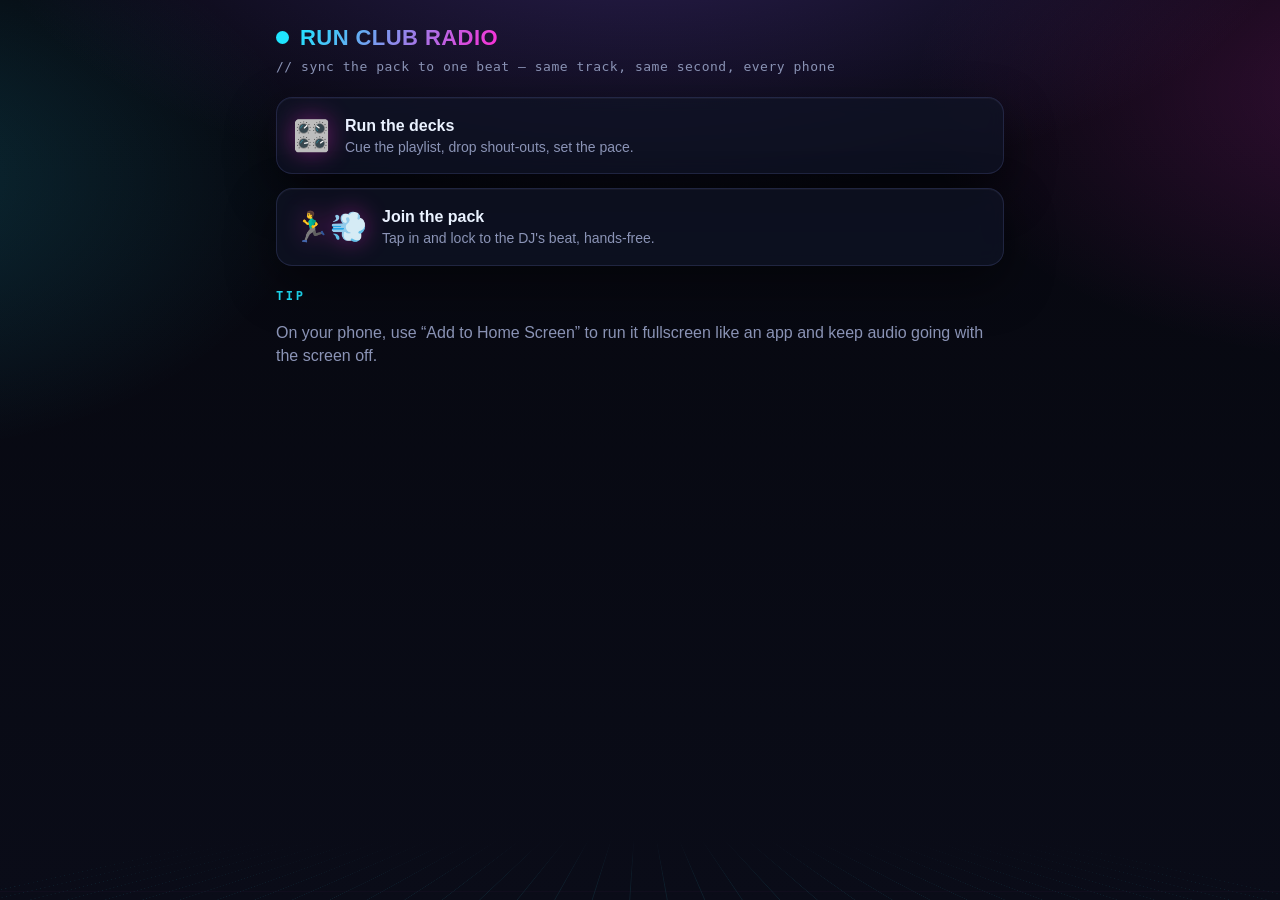
<file: index.html>
<!doctype html>
<html lang="en">
<head>
  <meta charset="utf-8" />
  <meta name="viewport" content="width=device-width, initial-scale=1, viewport-fit=cover" />
  <meta name="theme-color" content="#0e1116" />
  <title>Run Club Radio</title>
  <link rel="manifest" href="manifest.webmanifest" />
  <link rel="stylesheet" href="css/styles.css" />
</head>
<body>
  <div class="wrap">
    <div class="logo"><span class="dot"></span><h1>RUN CLUB RADIO</h1></div>
    <p class="sub">// sync the pack to one beat — same track, same second, every phone</p>

    <div class="choose">
      <a href="dj.html?room=main">
        <div class="card">
          <span class="emoji">🎛️</span>
          <div>
            <div class="t">Run the decks</div>
            <div class="d">Cue the playlist, drop shout-outs, set the pace.</div>
          </div>
        </div>
      </a>
      <a href="runner.html?room=main">
        <div class="card">
          <span class="emoji">🏃‍♂️💨</span>
          <div>
            <div class="t">Join the pack</div>
            <div class="d">Tap in and lock to the DJ's beat, hands-free.</div>
          </div>
        </div>
      </a>
    </div>

    <h2>Tip</h2>
    <p class="muted">On your phone, use “Add to Home Screen” to run it fullscreen like an app and keep audio going with the screen off.</p>
  </div>
  <script>if ("serviceWorker" in navigator) navigator.serviceWorker.register("sw.js").catch(() => {});</script>
</body>
</html>
</file>
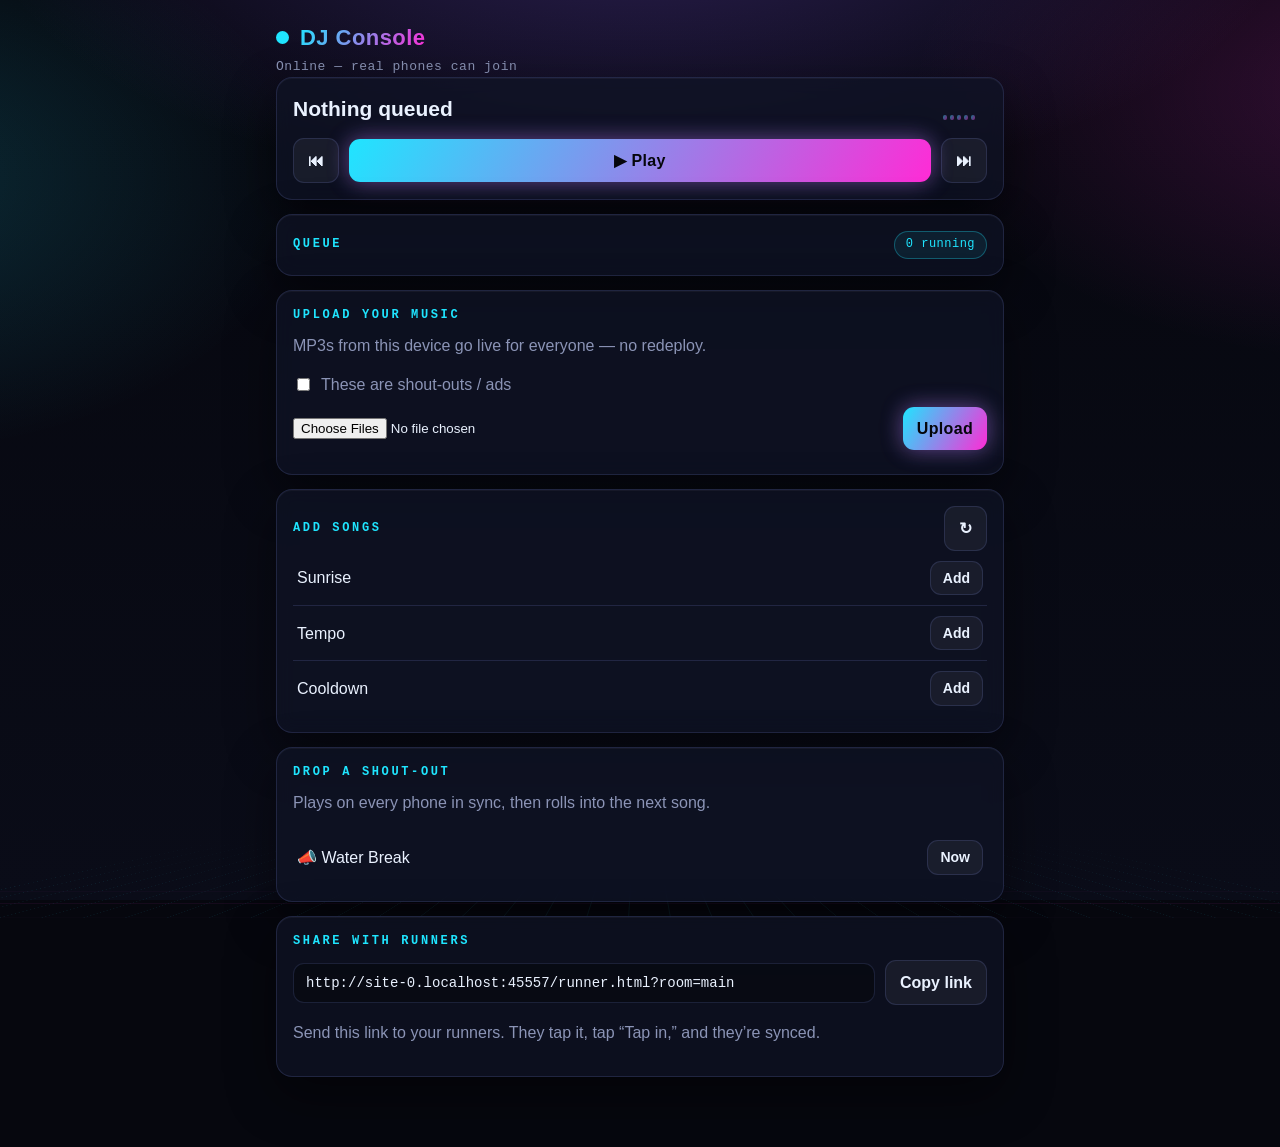
<file: dj.html>
<!doctype html>
<html lang="en">
<head>
  <meta charset="utf-8" />
  <meta name="viewport" content="width=device-width, initial-scale=1, viewport-fit=cover" />
  <meta name="theme-color" content="#0e1116" />
  <title>DJ — Run Club Radio</title>
  <link rel="manifest" href="manifest.webmanifest" />
  <link rel="stylesheet" href="css/styles.css" />
</head>
<body>
  <div class="wrap">
    <div class="logo"><span class="dot"></span><h1>DJ Console</h1></div>
    <p class="sub" id="mode">Local mode</p>

    <div class="card">
      <div class="now">
        <span id="now-title">Nothing queued</span>
        <div class="row" style="gap:12px;flex:0 0 auto">
          <div class="eq paused" id="eq"><span></span><span></span><span></span><span></span><span></span></div>
          <span id="now-time"></span>
        </div>
      </div>
      <div class="transport" style="margin-top:14px">
        <button id="prev">⏮</button>
        <button id="play-pause" class="primary">▶︎ Play</button>
        <button id="next">⏭</button>
      </div>
    </div>

    <div class="card">
      <div class="row">
        <h2 style="margin:0" class="grow">Queue</h2>
        <span class="pill"><span id="runner-count">0</span> running</span>
      </div>
      <ul class="list" id="queue"></ul>
    </div>

    <div class="card">
      <h2 style="margin-top:0">Upload your music</h2>
      <p class="muted" style="margin-top:0">MP3s from this device go live for everyone — no redeploy.</p>
      <label class="row" style="gap:8px;margin-bottom:10px;cursor:pointer">
        <input type="checkbox" id="as-shout" style="width:auto;accent-color:var(--magenta)" />
        <span class="muted">These are shout-outs / ads</span>
      </label>
      <div class="row">
        <input type="file" id="file-input" accept="audio/*" multiple class="grow" />
        <button id="upload-btn" class="primary">Upload</button>
      </div>
      <div id="upload-status" class="muted" style="margin-top:8px"></div>
    </div>

    <div class="card">
      <div class="row">
        <h2 style="margin:0" class="grow">Add songs</h2>
        <button id="refresh-catalog">↻</button>
      </div>
      <ul class="list" id="song-list"></ul>
    </div>

    <div class="card">
      <h2 style="margin-top:0">Drop a shout-out</h2>
      <p class="muted" style="margin-top:0">Plays on every phone in sync, then rolls into the next song.</p>
      <ul class="list" id="shout-list"></ul>
    </div>

    <div class="card">
      <h2 style="margin-top:0">Share with runners</h2>
      <div class="row">
        <input type="text" id="share-link" readonly class="grow" />
        <button id="copy-link">Copy link</button>
      </div>
      <p class="muted">Send this link to your runners. They tap it, tap “Tap in,” and they’re synced.</p>
    </div>
  </div>

  <audio id="dj-audio" preload="auto"></audio>
  <script type="module" src="js/dj.js"></script>
  <script>if ("serviceWorker" in navigator) navigator.serviceWorker.register("sw.js").catch(() => {});</script>
</body>
</html>
</file>
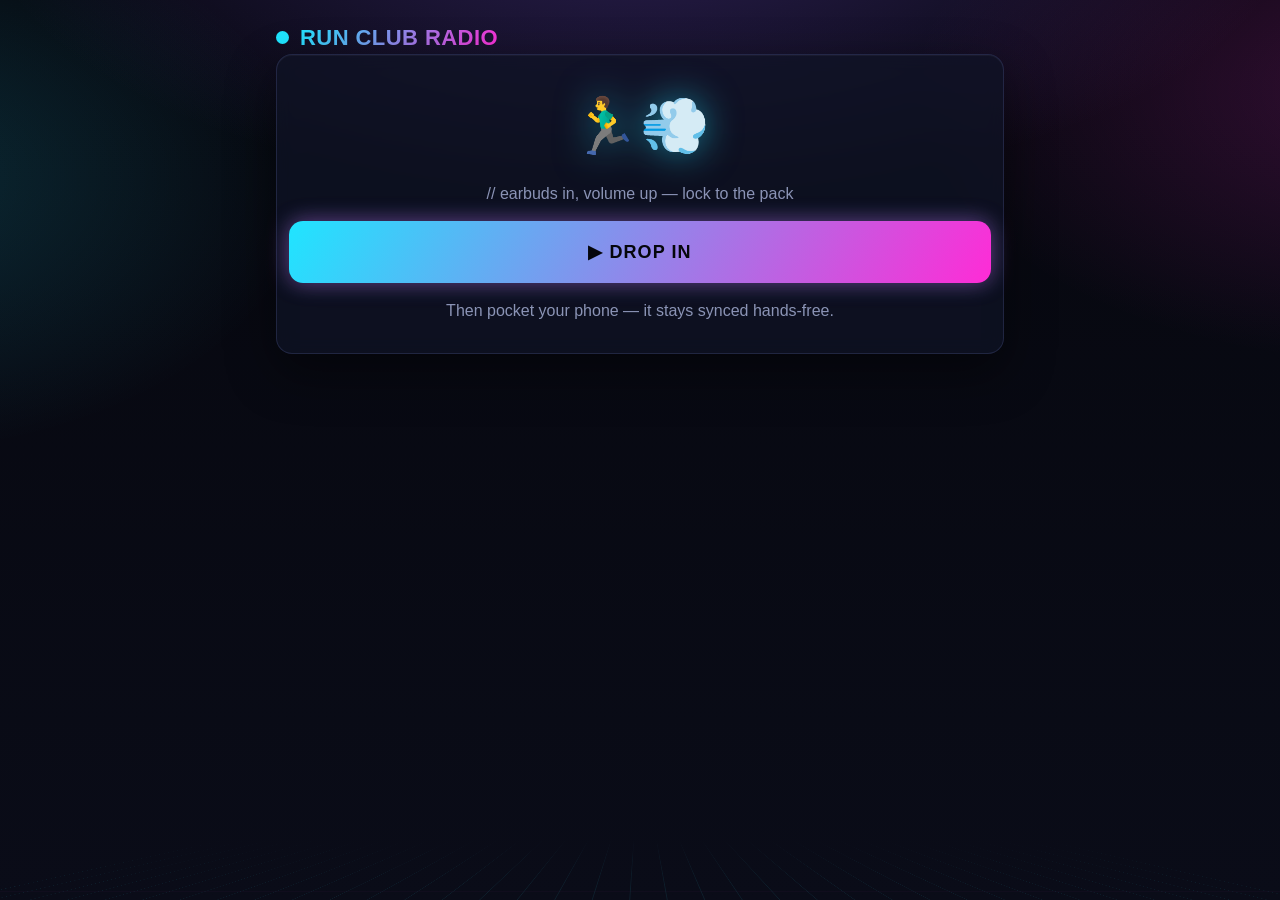
<file: runner.html>
<!doctype html>
<html lang="en">
<head>
  <meta charset="utf-8" />
  <meta name="viewport" content="width=device-width, initial-scale=1, viewport-fit=cover" />
  <meta name="theme-color" content="#0e1116" />
  <title>Run Club Radio</title>
  <link rel="manifest" href="manifest.webmanifest" />
  <link rel="stylesheet" href="css/styles.css" />
</head>
<body>
  <div class="wrap">
    <div class="logo"><span class="dot"></span><h1>RUN CLUB RADIO</h1></div>

    <!-- lobby: the required one-tap to start audio -->
    <div id="lobby" class="card lobby">
      <div class="big-emoji">🏃‍♂️💨</div>
      <p class="muted">// earbuds in, volume up — lock to the pack</p>
      <button id="join" class="primary big">▶ Drop in</button>
      <p class="muted" style="margin-bottom:0">Then pocket your phone — it stays synced hands-free.</p>
    </div>

    <!-- player -->
    <div id="player" class="card player" hidden>
      <div class="row" style="justify-content:space-between">
        <div id="kind" class="kind">Waiting…</div>
        <div class="eq paused" id="eq"><span></span><span></span><span></span><span></span><span></span></div>
      </div>
      <div id="track" class="track">Waiting for the DJ…</div>
      <div class="progress"><div id="bar"></div></div>
      <div class="row">
        <div class="sync grow"><span id="sync-dot" class="dot"></span><span id="sync-text">Connecting…</span></div>
        <span id="time" class="muted">0:00 / 0:00</span>
      </div>
      <h2>Volume</h2>
      <input type="range" id="vol" min="0" max="1" step="0.01" value="1" />
      <div style="margin-top:14px"><button id="resync">Feeling off? Re-sync me</button></div>
    </div>
  </div>

  <audio id="runner-audio" preload="auto"></audio>
  <script type="module" src="js/runner.js"></script>
  <script>if ("serviceWorker" in navigator) navigator.serviceWorker.register("sw.js").catch(() => {});</script>
</body>
</html>
</file>
<file: css/styles.css>
/* Run Club Radio — electronic / synthwave-runner theme */
:root {
  --bg: #06070e;
  --bg2: #0a0c18;
  --card: rgba(16, 20, 38, 0.72);
  --text: #eaf2ff;
  --muted: #8b94b6;
  --cyan: #1fe5ff;
  --magenta: #ff2bd6;
  --violet: #8b5cff;
  --lime: #b6ff3a;
  --line: rgba(120, 140, 220, 0.18);
  --ok: #1fe5ff;
  --warn: #ffd23a;
  --grad: linear-gradient(120deg, var(--cyan), var(--magenta));
  --mono: ui-monospace, "SF Mono", "JetBrains Mono", Menlo, Consolas, monospace;
}
* { box-sizing: border-box; }
html, body { margin: 0; }
body {
  font: 16px/1.45 -apple-system, BlinkMacSystemFont, "Segoe UI", Roboto, sans-serif;
  color: var(--text);
  background: var(--bg);
  -webkit-font-smoothing: antialiased;
  min-height: 100vh;
  padding: env(safe-area-inset-top) env(safe-area-inset-right) env(safe-area-inset-bottom) env(safe-area-inset-left);
  position: relative;
  overflow-x: hidden;
}
/* synthwave horizon + neon glow, fixed and subtle so it doesn't cook the battery */
body::before {
  content: "";
  position: fixed; inset: 0; z-index: -2;
  background:
    radial-gradient(1100px 480px at 50% -10%, rgba(139, 92, 255, 0.28), transparent 60%),
    radial-gradient(900px 500px at 110% 10%, rgba(255, 43, 214, 0.18), transparent 55%),
    radial-gradient(800px 500px at -10% 20%, rgba(31, 229, 255, 0.16), transparent 55%),
    linear-gradient(180deg, var(--bg), var(--bg2));
}
body::after {
  content: "";
  position: fixed; left: -10%; right: -10%; bottom: -2%; height: 42vh; z-index: -1;
  background:
    repeating-linear-gradient(90deg, rgba(31,229,255,.16) 0 1px, transparent 1px 42px),
    repeating-linear-gradient(0deg, rgba(255,43,214,.14) 0 1px, transparent 1px 42px);
  transform: perspective(420px) rotateX(68deg);
  transform-origin: bottom center;
  mask-image: linear-gradient(180deg, transparent, #000 75%);
  -webkit-mask-image: linear-gradient(180deg, transparent, #000 75%);
  opacity: .5;
}

.wrap { max-width: 760px; margin: 0 auto; padding: 22px 16px 70px; position: relative; }

h1 {
  font-size: 22px; margin: 0; letter-spacing: 0.02em; font-weight: 800;
}
h2 {
  font-size: 12px; text-transform: uppercase; letter-spacing: 0.22em;
  color: var(--cyan); margin: 22px 0 10px; font-family: var(--mono); font-weight: 600;
}
a { color: var(--cyan); }
.sub { color: var(--muted); margin: 4px 0 0; font-family: var(--mono); font-size: 13px; letter-spacing: .04em; }

.logo { display: flex; align-items: center; gap: 11px; }
.logo h1 {
  background: var(--grad); -webkit-background-clip: text; background-clip: text; color: transparent;
}
/* the "live" pulse — a runner's cadence */
.logo .dot {
  width: 13px; height: 13px; border-radius: 50%; background: var(--cyan);
  box-shadow: 0 0 0 0 rgba(31, 229, 255, .65); animation: cadence 1.05s ease-out infinite;
}
@keyframes cadence {
  0% { box-shadow: 0 0 0 0 rgba(31,229,255,.6); }
  70% { box-shadow: 0 0 0 11px rgba(31,229,255,0); }
  100% { box-shadow: 0 0 0 0 rgba(31,229,255,0); }
}

.card {
  background: var(--card); border: 1px solid var(--line); border-radius: 16px; padding: 16px;
  backdrop-filter: blur(9px); -webkit-backdrop-filter: blur(9px);
  box-shadow: 0 1px 0 rgba(255,255,255,.04) inset, 0 18px 50px rgba(0,0,0,.45);
}
.card + .card { margin-top: 14px; }

button {
  font: inherit; font-weight: 700; color: var(--text);
  background: rgba(255,255,255,.05); border: 1px solid var(--line);
  border-radius: 11px; padding: 10px 14px; cursor: pointer;
  transition: transform .08s ease, border-color .15s ease, box-shadow .15s ease;
}
button:hover { border-color: rgba(31,229,255,.55); box-shadow: 0 0 16px rgba(31,229,255,.18); }
button:active { transform: translateY(1px) scale(.99); }
button.primary {
  background: var(--grad); border: none; color: #05060c; letter-spacing: .02em;
  box-shadow: 0 0 22px rgba(255,43,214,.35), 0 0 22px rgba(31,229,255,.25);
}
button.primary:hover { box-shadow: 0 0 34px rgba(255,43,214,.5), 0 0 30px rgba(31,229,255,.4); }
button.big { width: 100%; padding: 18px; font-size: 18px; border-radius: 14px; text-transform: uppercase; letter-spacing: .06em; }

input[type=text] {
  width: 100%; font: 14px var(--mono); color: var(--text); background: rgba(0,0,0,.35);
  border: 1px solid var(--line); border-radius: 11px; padding: 11px 12px;
}
input[type=range] { width: 100%; accent-color: var(--magenta); }

ul.list { list-style: none; margin: 0; padding: 0; }
ul.list li { display: flex; align-items: center; justify-content: space-between; gap: 10px; padding: 10px 4px; border-bottom: 1px solid var(--line); }
ul.list li:last-child { border-bottom: none; }
ul.list li button { padding: 6px 12px; font-size: 14px; }

.transport { display: flex; gap: 10px; align-items: center; }
.transport button { flex: 0 0 auto; }
#play-pause { flex: 1; }

#queue .current { background: linear-gradient(90deg, rgba(31,229,255,.16), rgba(255,43,214,.10)); border-radius: 9px; box-shadow: inset 0 0 0 1px rgba(31,229,255,.25); }
.q-title { overflow: hidden; text-overflow: ellipsis; white-space: nowrap; }
.q-actions { display: flex; gap: 4px; flex: 0 0 auto; }
.q-actions button { padding: 4px 9px; font-size: 13px; }

.now { display: flex; align-items: center; justify-content: space-between; gap: 12px; }
.now #now-title { font-size: 21px; font-weight: 800; }
#now-time, .pill { color: var(--muted); font-variant-numeric: tabular-nums; font-family: var(--mono); }

.row { display: flex; gap: 10px; align-items: center; }
.grow { flex: 1; }
.muted { color: var(--muted); }
.pill { font-size: 12px; background: rgba(31,229,255,.08); border: 1px solid rgba(31,229,255,.3); color: var(--cyan); padding: 4px 11px; border-radius: 999px; font-family: var(--mono); letter-spacing: .04em; }

/* ---- equalizer (electronic motif) ---- */
.eq { display: inline-flex; align-items: flex-end; gap: 3px; height: 22px; }
.eq span { width: 4px; height: 30%; background: var(--grad); border-radius: 2px; animation: bounce 0.9s ease-in-out infinite; }
.eq span:nth-child(2){ animation-delay: .15s } .eq span:nth-child(3){ animation-delay: .3s }
.eq span:nth-child(4){ animation-delay: .45s } .eq span:nth-child(5){ animation-delay: .6s }
.eq.paused span { animation-play-state: paused; height: 22%; opacity: .5; }
@keyframes bounce { 0%,100% { height: 22%; } 50% { height: 100%; } }

/* ---- runner ---- */
.lobby { text-align: center; padding: 30px 12px; }
.lobby .big-emoji { font-size: 56px; filter: drop-shadow(0 0 18px rgba(31,229,255,.5)); }
.player .track { font-size: 27px; font-weight: 900; letter-spacing: -0.01em; margin: 8px 0; text-shadow: 0 0 26px rgba(31,229,255,.25); }
.kind { display: inline-block; font-size: 11px; color: var(--muted); font-family: var(--mono); text-transform: uppercase; letter-spacing: .2em; }
.kind.shout { color: var(--magenta); font-weight: 700; text-shadow: 0 0 16px rgba(255,43,214,.5); }
.progress { height: 9px; background: rgba(0,0,0,.45); border-radius: 999px; overflow: hidden; margin: 18px 0 8px; border: 1px solid var(--line); }
.progress > div {
  height: 100%; width: 0;
  background: var(--grad), repeating-linear-gradient(45deg, rgba(255,255,255,.25) 0 8px, transparent 8px 16px);
  background-blend-mode: overlay;
  box-shadow: 0 0 18px rgba(255,43,214,.6);
  transition: width .2s linear;
}
.sync { display: flex; align-items: center; gap: 8px; color: var(--muted); font-size: 13px; font-family: var(--mono); }
.dot { width: 10px; height: 10px; border-radius: 50%; background: var(--muted); }
.dot.ok { background: var(--cyan); box-shadow: 0 0 0 4px rgba(31,229,255,.16), 0 0 12px var(--cyan); }
.dot.warn { background: var(--warn); box-shadow: 0 0 0 4px rgba(255,210,58,.16); }
.dot.paused { background: var(--muted); }

/* ---- landing chooser ---- */
.choose { display: grid; gap: 14px; margin-top: 20px; }
.choose a { text-decoration: none; }
.choose .card { display: flex; align-items: center; gap: 15px; transition: border-color .15s, box-shadow .15s, transform .08s; }
.choose .card:hover { border-color: rgba(31,229,255,.5); box-shadow: 0 0 26px rgba(31,229,255,.15); transform: translateY(-1px); }
.choose .emoji { font-size: 30px; filter: drop-shadow(0 0 12px rgba(255,43,214,.4)); }
.choose .t { font-weight: 800; color: var(--text); }
.choose .d { color: var(--muted); font-size: 14px; }
</file>
